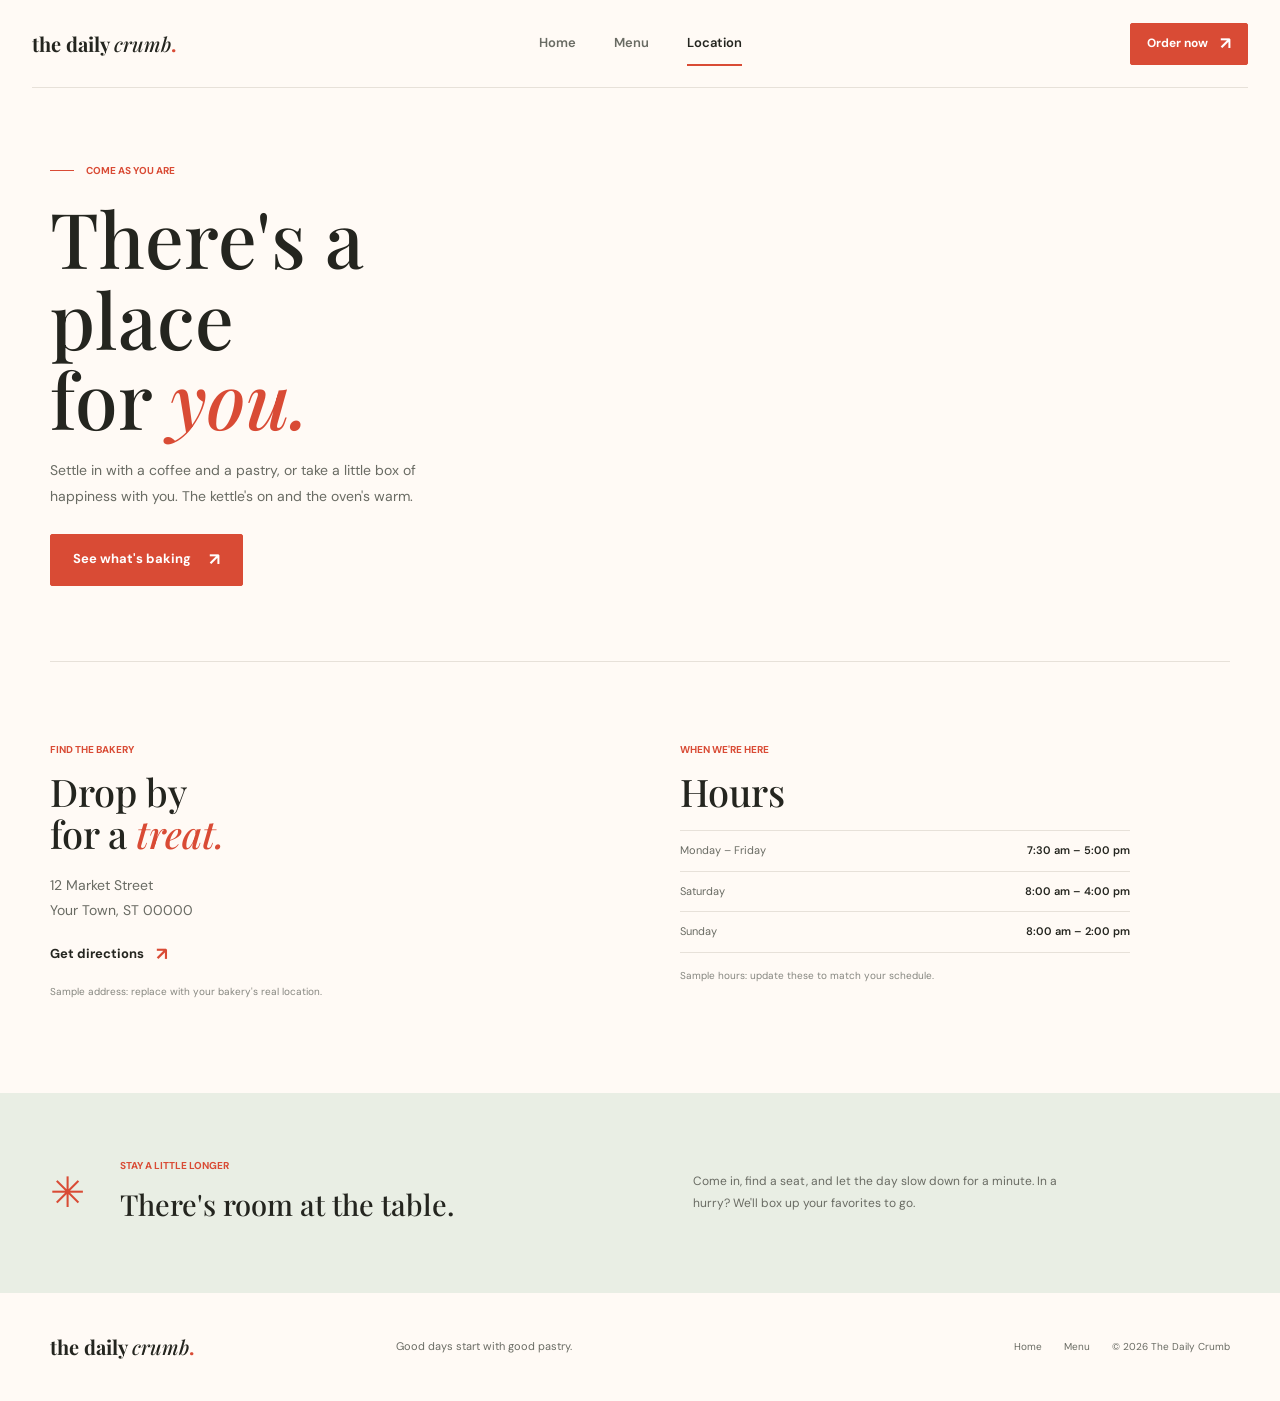
<file: location.html>
<!doctype html>
<html lang="en">
<head>
  <meta charset="utf-8">
  <meta name="viewport" content="width=device-width, initial-scale=1">
  <meta name="theme-color" content="#fffaf5">
  <meta name="description" content="Visit The Daily Crumb for a pastry at the table or something sweet to take away.">
  <title>Location | The Daily Crumb</title>
  <link rel="preconnect" href="https://fonts.googleapis.com">
  <link rel="preconnect" href="https://fonts.gstatic.com" crossorigin>
  <link href="https://fonts.googleapis.com/css2?family=DM+Sans:wght@400;500;600;700&family=Playfair+Display:wght@500;600;700&display=swap" rel="stylesheet">
  <link rel="stylesheet" href="styles.css">
  <script src="script.js" defer></script>
</head>
<body>
  <div class="interaction-layer" aria-hidden="true"></div>
  <header class="site-header">
    <a class="wordmark" href="index.html" aria-label="The Daily Crumb home">the daily <span>crumb</span><i>.</i></a>
    <nav class="main-nav" aria-label="Main navigation">
      <a href="index.html">Home</a>
      <a href="menu.html">Menu</a>
      <a class="active" href="location.html" aria-current="page">Location</a>
    </nav>
    <a class="button button-small" href="menu.html#order">Order now <span aria-hidden="true">↗</span></a>
  </header>

  <main>
    <section class="location-hero page-wrap">
      <div class="location-copy">
        <p class="eyebrow"><span class="eyebrow-line"></span> Come as you are</p>
        <h1>There's a place<br>for <em>you.</em></h1>
        <p>Settle in with a coffee and a pastry, or take a little box of happiness with you. The kettle's on and the oven's warm.</p>
        <a class="button" href="menu.html">See what's baking <span aria-hidden="true">↗</span></a>
      </div>
      <div class="location-photo" role="img" aria-label="A welcoming bakery table set for coffee and pastries"></div>
    </section>

    <section class="visit-details page-wrap">
      <div class="detail-block">
        <p class="eyebrow">Find the bakery</p>
        <h2>Drop by<br>for a <em>treat.</em></h2>
        <address>12 Market Street<br>Your Town, ST 00000</address>
        <a class="text-link" href="https://maps.google.com/?q=12+Market+Street+Your+Town" target="_blank" rel="noreferrer">Get directions <span aria-hidden="true">↗</span></a>
        <p class="placeholder-note">Sample address: replace with your bakery's real location.</p>
      </div>
      <div class="detail-block hours-block">
        <p class="eyebrow">When we're here</p>
        <h2>Hours</h2>
        <dl class="hours-list">
          <div><dt>Monday – Friday</dt><dd>7:30 am – 5:00 pm</dd></div>
          <div><dt>Saturday</dt><dd>8:00 am – 4:00 pm</dd></div>
          <div><dt>Sunday</dt><dd>8:00 am – 2:00 pm</dd></div>
        </dl>
        <p class="placeholder-note">Sample hours: update these to match your schedule.</p>
      </div>
    </section>

    <section class="seating-band">
      <div class="page-wrap seating-inner">
        <span class="seating-icon" aria-hidden="true">✳</span>
        <div><p class="eyebrow">Stay a little longer</p><h2>There's room at the table.</h2></div>
        <p>Come in, find a seat, and let the day slow down for a minute. In a hurry? We'll box up your favorites to go.</p>
      </div>
    </section>
  </main>

  <footer class="site-footer page-wrap">
    <a class="wordmark" href="index.html">the daily <span>crumb</span><i>.</i></a>
    <p>Good days start with good pastry.</p>
    <div class="footer-links"><a href="index.html">Home</a><a href="menu.html">Menu</a><span>© 2026 The Daily Crumb</span></div>
  </footer>
</body>
</html>
</file>
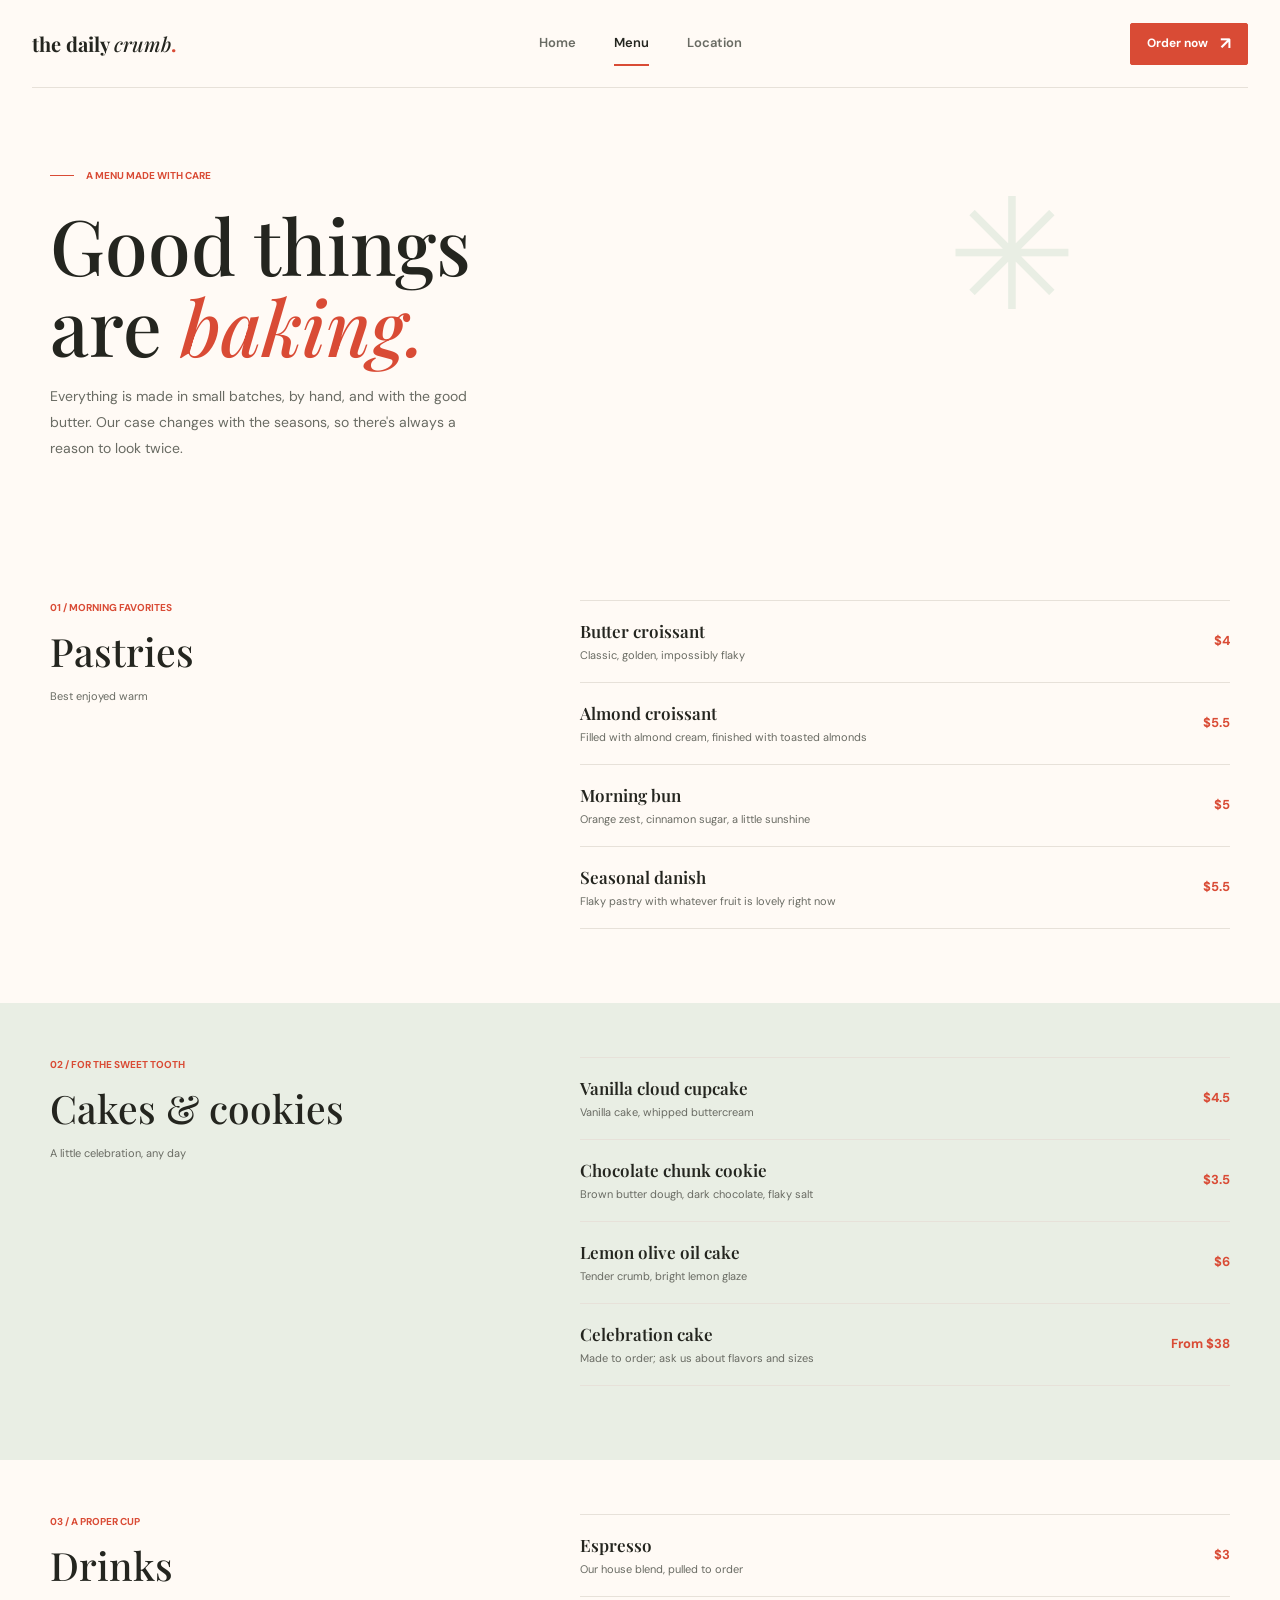
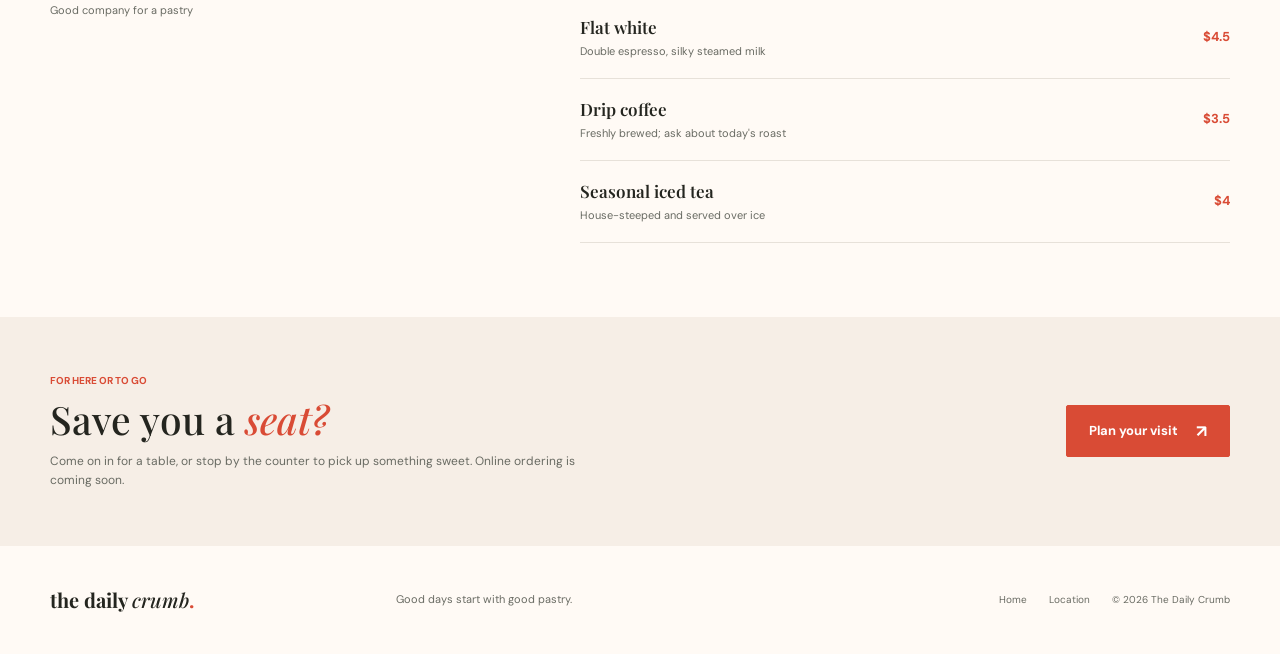
<file: menu.html>
<!doctype html>
<html lang="en">
<head>
  <meta charset="utf-8">
  <meta name="viewport" content="width=device-width, initial-scale=1">
  <meta name="theme-color" content="#fffaf5">
  <meta name="description" content="See what's baking today at The Daily Crumb: pastries, cakes, cookies, and coffee.">
  <title>Menu | The Daily Crumb</title>
  <link rel="preconnect" href="https://fonts.googleapis.com">
  <link rel="preconnect" href="https://fonts.gstatic.com" crossorigin>
  <link href="https://fonts.googleapis.com/css2?family=DM+Sans:wght@400;500;600;700&family=Playfair+Display:wght@500;600;700&display=swap" rel="stylesheet">
  <link rel="stylesheet" href="styles.css">
  <script src="script.js" defer></script>
</head>
<body>
  <div class="interaction-layer" aria-hidden="true"></div>
  <header class="site-header">
    <a class="wordmark" href="index.html" aria-label="The Daily Crumb home">the daily <span>crumb</span><i>.</i></a>
    <nav class="main-nav" aria-label="Main navigation">
      <a href="index.html">Home</a>
      <a class="active" href="menu.html" aria-current="page">Menu</a>
      <a href="location.html">Location</a>
    </nav>
    <a class="button button-small" href="#order">Order now <span aria-hidden="true">↗</span></a>
  </header>

  <main>
    <section class="page-intro page-wrap">
      <p class="eyebrow"><span class="eyebrow-line"></span> A menu made with care</p>
      <h1>Good things<br>are <em>baking.</em></h1>
      <p>Everything is made in small batches, by hand, and with the good butter. Our case changes with the seasons, so there's always a reason to look twice.</p>
      <span class="intro-mark" aria-hidden="true">✳</span>
    </section>

    <section class="menu-section page-wrap">
      <div class="menu-category-heading"><p class="eyebrow">01 / Morning favorites</p><h2>Pastries</h2><span>Best enjoyed warm</span></div>
      <div class="menu-list">
        <article class="menu-row"><div><h3>Butter croissant</h3><p>Classic, golden, impossibly flaky</p></div><span class="menu-price">$4</span></article>
        <article class="menu-row"><div><h3>Almond croissant</h3><p>Filled with almond cream, finished with toasted almonds</p></div><span class="menu-price">$5.5</span></article>
        <article class="menu-row"><div><h3>Morning bun</h3><p>Orange zest, cinnamon sugar, a little sunshine</p></div><span class="menu-price">$5</span></article>
        <article class="menu-row"><div><h3>Seasonal danish</h3><p>Flaky pastry with whatever fruit is lovely right now</p></div><span class="menu-price">$5.5</span></article>
      </div>
    </section>

    <section class="menu-section menu-section-tint">
      <div class="page-wrap menu-category-wrap">
        <div class="menu-category-heading"><p class="eyebrow">02 / For the sweet tooth</p><h2>Cakes &amp; cookies</h2><span>A little celebration, any day</span></div>
        <div class="menu-list">
          <article class="menu-row"><div><h3>Vanilla cloud cupcake</h3><p>Vanilla cake, whipped buttercream</p></div><span class="menu-price">$4.5</span></article>
          <article class="menu-row"><div><h3>Chocolate chunk cookie</h3><p>Brown butter dough, dark chocolate, flaky salt</p></div><span class="menu-price">$3.5</span></article>
          <article class="menu-row"><div><h3>Lemon olive oil cake</h3><p>Tender crumb, bright lemon glaze</p></div><span class="menu-price">$6</span></article>
          <article class="menu-row"><div><h3>Celebration cake</h3><p>Made to order; ask us about flavors and sizes</p></div><span class="menu-price">From $38</span></article>
        </div>
      </div>
    </section>

    <section class="menu-section page-wrap">
      <div class="menu-category-heading"><p class="eyebrow">03 / A proper cup</p><h2>Drinks</h2><span>Good company for a pastry</span></div>
      <div class="menu-list">
        <article class="menu-row"><div><h3>Espresso</h3><p>Our house blend, pulled to order</p></div><span class="menu-price">$3</span></article>
        <article class="menu-row"><div><h3>Flat white</h3><p>Double espresso, silky steamed milk</p></div><span class="menu-price">$4.5</span></article>
        <article class="menu-row"><div><h3>Drip coffee</h3><p>Freshly brewed; ask about today's roast</p></div><span class="menu-price">$3.5</span></article>
        <article class="menu-row"><div><h3>Seasonal iced tea</h3><p>House-steeped and served over ice</p></div><span class="menu-price">$4</span></article>
      </div>
    </section>

    <section class="order-strip" id="order">
      <div class="page-wrap order-inner">
        <div><p class="eyebrow">For here or to go</p><h2>Save you a <em>seat?</em></h2><p>Come on in for a table, or stop by the counter to pick up something sweet. Online ordering is coming soon.</p></div>
        <a class="button" href="location.html">Plan your visit <span aria-hidden="true">↗</span></a>
      </div>
    </section>
  </main>

  <footer class="site-footer page-wrap">
    <a class="wordmark" href="index.html">the daily <span>crumb</span><i>.</i></a>
    <p>Good days start with good pastry.</p>
    <div class="footer-links"><a href="index.html">Home</a><a href="location.html">Location</a><span>© 2026 The Daily Crumb</span></div>
  </footer>
</body>
</html>
</file>
<file: styles.css>
:root {
  color-scheme: light;
  --ink: #24251f;
  --muted: #696b63;
  --paper: #fffaf5;
  --white: #fff;
  --tomato: #d94b35;
  --tomato-dark: #b63b29;
  --sage: #e9eee4;
  --line: #e7e1d9;
  --serif: "Playfair Display", Georgia, serif;
  --sans: "DM Sans", "Segoe UI", sans-serif;
}

* { box-sizing: border-box; }

html { scroll-behavior: smooth; }

body {
  margin: 0;
  background: var(--paper);
  color: var(--ink);
  font-family: var(--sans);
  font-size: 16px;
  line-height: 1.6;
}

body > .interaction-layer { position: fixed; z-index: 0; inset: 0; overflow: hidden; pointer-events: none; }
body > .interaction-layer ~ * { position: relative; z-index: 1; }
.click-ripple { position: absolute; width: 10px; aspect-ratio: 1; border: 1px solid rgba(255,255,255,.7); border-radius: 50%; background: rgba(217,75,53,.4); box-shadow: 0 0 0 5px rgba(217,75,53,.12); transform: translate(-50%, -50%); animation: click-ripple-expand 520ms cubic-bezier(.16,.7,.3,1) forwards; }
@keyframes click-ripple-expand { to { opacity: 0; transform: translate(-50%, -50%) scale(14); } }

a { color: inherit; text-decoration: none; }
img { display: block; max-width: 100%; }

.page-wrap { width: min(1180px, calc(100% - 64px)); margin-inline: auto; }

.site-header {
  width: min(1320px, calc(100% - 64px));
  min-height: 88px;
  margin-inline: auto;
  display: grid;
  grid-template-columns: 1fr auto 1fr;
  align-items: center;
  border-bottom: 1px solid var(--line);
}

.wordmark { width: fit-content; font-family: var(--serif); font-size: 20px; font-weight: 700; line-height: 1; }
.wordmark span { font-style: italic; font-weight: 500; }
.wordmark i { color: var(--tomato); font-style: normal; }
.main-nav { display: flex; align-items: center; gap: 38px; }
.main-nav a { color: var(--muted); font-size: 13px; font-weight: 600; transition: color 160ms ease; }
.main-nav a:hover, .main-nav a.active { color: var(--ink); }
.main-nav a { position: relative; }
.main-nav a::after { position: absolute; right: 0; bottom: -12px; left: 0; height: 2px; background: var(--tomato); content: ""; transform: scaleX(0); transform-origin: left; transition: transform 180ms ease; }
.main-nav a:hover::after, .main-nav a.active::after { transform: scaleX(1); }
.site-header > .button { justify-self: end; }

.button {
  min-height: 52px;
  padding: 0 22px;
  display: inline-flex;
  align-items: center;
  justify-content: center;
  gap: 18px;
  border: 1px solid var(--tomato);
  border-radius: 2px;
  background: var(--tomato);
  color: var(--white);
  font-size: 13px;
  font-weight: 700;
  transition: background 160ms ease, border-color 160ms ease, transform 160ms ease;
}
.button:hover { transform: translateY(-2px); border-color: var(--tomato-dark); background: var(--tomato-dark); }
.button span { font-size: 17px; line-height: 1; }
.button-small { min-height: 42px; padding-inline: 16px; gap: 12px; font-size: 12px; }
.button-light { border-color: var(--paper); background: var(--paper); color: var(--ink); }
.button-light:hover { border-color: #f2e4d7; background: #f2e4d7; }
.text-link { display: inline-flex; align-items: center; gap: 12px; font-size: 13px; font-weight: 700; }
.text-link span { color: var(--tomato); font-size: 18px; transition: transform 160ms ease; }
.text-link:hover span { transform: translateX(4px); }

.hero { min-height: 615px; padding-block: 76px 86px; display: grid; grid-template-columns: 0.91fr 1.09fr; align-items: center; gap: 54px; }
.hero-copy { position: relative; padding-block: 10px 60px; }
.eyebrow { margin: 0 0 18px; color: var(--tomato); font-size: 10px; font-weight: 700; letter-spacing: 0; text-transform: uppercase; }
.eyebrow-line { width: 24px; height: 1px; display: inline-block; margin: 0 10px 3px 0; background: var(--tomato); }
h1, h2, h3, p { margin-top: 0; }
h1, h2 { font-family: var(--serif); font-weight: 500; letter-spacing: 0; }
.hero h1, .page-intro h1, .location-copy h1 { margin-bottom: 24px; font-size: clamp(54px, 6vw, 82px); line-height: 1.05; }
h1 em, h2 em { color: var(--tomato); font-weight: 500; }
.hero-description { max-width: 390px; margin-bottom: 29px; color: var(--muted); font-size: 15px; line-height: 1.85; }
.hero-actions { display: flex; align-items: center; gap: 28px; }
.hero-note { position: absolute; bottom: -18px; left: 2px; display: flex; align-items: center; gap: 11px; color: var(--muted); font-size: 10px; line-height: 1.6; }
.hero-note strong { color: var(--ink); font-size: 11px; }
.note-star { color: var(--tomato); font-size: 27px; }
.hero-visual { position: relative; padding: 0 26px 28px 0; }
.hero-image { width: 100%; height: 420px; object-fit: cover; }
.hero-visual::after { position: absolute; z-index: -1; right: 0; bottom: 0; width: 73%; height: 82%; background: var(--sage); content: ""; }
.image-caption { position: absolute; right: 26px; bottom: 0; left: 0; display: flex; justify-content: space-between; color: var(--muted); font-size: 9px; }
.hero-sticker { position: absolute; top: 28px; right: 0; width: 92px; height: 92px; display: grid; align-content: center; border-radius: 50%; background: var(--tomato); color: var(--white); font-size: 10px; font-weight: 700; line-height: 1.25; text-align: center; transform: rotate(9deg); }
.hero-sticker span { font-family: var(--serif); font-size: 16px; font-style: italic; font-weight: 500; }

.welcome-band { min-height: 350px; display: grid; grid-template-columns: 1fr 1fr; background: var(--sage); }
.welcome-inner { width: auto; max-width: 590px; justify-self: end; padding: 55px 70px 52px 32px; }
.welcome-inner .eyebrow { margin-bottom: 12px; }
.welcome-inner h2, .section-heading h2, .visit-inner h2, .order-inner h2, .detail-block h2 { margin-bottom: 17px; font-size: 42px; line-height: 1.12; }
.welcome-inner > p:not(.eyebrow) { max-width: 400px; margin-bottom: 17px; color: var(--muted); font-size: 13px; line-height: 1.8; }
.welcome-photo { min-height: 350px; background: url("https://images.unsplash.com/photo-1578985545062-69928b1d9587?auto=format&fit=crop&w=1200&q=85") center 48% / cover; }

.favorites { padding-block: 100px 110px; }
.section-heading { margin-bottom: 36px; display: flex; align-items: end; justify-content: space-between; }
.section-heading .eyebrow { margin-bottom: 12px; }
.section-heading h2 { margin: 0; }
.section-heading > .text-link { margin-bottom: 9px; }
.favorite-grid { display: grid; grid-template-columns: repeat(3, 1fr); gap: 26px; }
.favorite-item { overflow: hidden; }
.favorite-item img { width: 100%; height: 252px; object-fit: cover; transition: transform 350ms cubic-bezier(.2,.7,.2,1), filter 350ms ease; }
.favorite-item:hover img { filter: saturate(1.08); transform: scale(1.035); }
.favorite-meta { margin-top: 15px; display: flex; align-items: baseline; justify-content: space-between; gap: 12px; }
.favorite-meta h3 { margin: 0; font-family: var(--serif); font-size: 20px; font-weight: 600; }
.favorite-meta span { color: var(--tomato); font-size: 9px; font-weight: 700; }
.favorite-item > p { margin: 5px 0 0; color: var(--muted); font-size: 12px; }

.visit-banner { overflow: hidden; background: var(--tomato); color: var(--white); }
.visit-inner { min-height: 280px; position: relative; padding-block: 50px; }
.visit-inner .eyebrow { color: #ffe4d8; }
.visit-inner h2 { margin-bottom: 21px; font-size: 48px; }
.visit-inner h2 em { color: #ffddd0; }
.banner-doodle { position: absolute; top: 35px; right: 13%; color: rgba(255,255,255,.3); font-size: 180px; line-height: 1; }

.site-footer { min-height: 108px; display: grid; grid-template-columns: 1fr 1fr 1.5fr; align-items: center; gap: 20px; }
.site-footer > p { margin: 0; color: var(--muted); font-size: 11px; }
.footer-links { display: flex; justify-content: end; align-items: center; gap: 22px; color: var(--muted); font-size: 10px; }
.footer-links a:hover { color: var(--tomato); }

.page-intro { min-height: 386px; position: relative; padding-block: 80px 70px; }
.page-intro .eyebrow { margin-bottom: 20px; }
.page-intro h1 { margin-bottom: 19px; }
.page-intro > p:not(.eyebrow) { max-width: 430px; color: var(--muted); font-size: 14px; line-height: 1.85; }
.intro-mark { position: absolute; top: 91px; right: 13%; color: var(--sage); font-size: 155px; line-height: 1; }
.menu-section { padding-block: 54px 74px; display: grid; grid-template-columns: 0.85fr 1.15fr; gap: 50px; }
.menu-section-tint { display: block; background: var(--sage); }
.menu-category-wrap { width: min(1180px, calc(100% - 64px)); margin-inline: auto; display: grid; grid-template-columns: 0.85fr 1.15fr; gap: 50px; }
.menu-category-heading .eyebrow { margin-bottom: 12px; }
.menu-category-heading h2 { margin-bottom: 7px; font-size: 39px; line-height: 1.2; }
.menu-category-heading > span { color: var(--muted); font-size: 11px; }
.menu-list { border-top: 1px solid var(--line); }
.menu-row { min-height: 82px; padding-block: 14px; display: flex; align-items: center; justify-content: space-between; gap: 20px; border-bottom: 1px solid var(--line); }
.menu-row { transition: padding-inline 180ms ease, background-color 180ms ease; }
.menu-row:hover { padding-inline: 10px; background-color: rgba(217,75,53,.035); }
.menu-row h3 { margin-bottom: 2px; font-family: var(--serif); font-size: 17px; font-weight: 600; }
.menu-row p { margin: 0; color: var(--muted); font-size: 11px; }
.menu-price { flex: none; color: var(--tomato); font-size: 13px; font-weight: 700; }
.order-strip { padding-block: 56px; background: #f6eee6; }
.order-inner { display: flex; align-items: center; justify-content: space-between; gap: 35px; }
.order-inner .eyebrow { margin-bottom: 9px; }
.order-inner h2 { margin-bottom: 10px; font-size: 39px; }
.order-inner > div > p:last-child { max-width: 550px; margin-bottom: 0; color: var(--muted); font-size: 12px; }
.order-inner > .button { flex: none; }

.location-hero { min-height: 520px; padding-block: 75px; display: grid; grid-template-columns: 0.85fr 1.15fr; align-items: center; gap: 70px; }
.location-copy h1 { margin-bottom: 19px; }
.location-copy > p:not(.eyebrow) { max-width: 390px; margin-bottom: 24px; color: var(--muted); font-size: 14px; line-height: 1.85; }
.location-photo { min-height: 365px; background: url("https://images.unsplash.com/photo-1554118811-1e0d58224f24?auto=format&fit=crop&w=1200&q=85") center / cover; }
.visit-details { padding-block: 80px 93px; display: grid; grid-template-columns: 1fr 1fr; gap: 80px; border-top: 1px solid var(--line); }
.detail-block .eyebrow { margin-bottom: 13px; }
.detail-block h2 { font-size: 38px; }
.detail-block address { margin-bottom: 17px; color: var(--muted); font-size: 14px; font-style: normal; line-height: 1.8; }
.placeholder-note { margin: 15px 0 0; color: #85867f; font-size: 10px; }
.hours-list { max-width: 450px; margin: 0; border-top: 1px solid var(--line); }
.hours-list div { padding-block: 11px; display: flex; justify-content: space-between; gap: 15px; border-bottom: 1px solid var(--line); font-size: 11px; }
.hours-list dt { color: var(--muted); }
.hours-list dd { margin: 0; font-weight: 600; text-align: right; }
.seating-band { background: var(--sage); }
.seating-inner { min-height: 200px; display: grid; grid-template-columns: auto 1fr 1fr; align-items: center; gap: 35px; }
.seating-icon { color: var(--tomato); font-size: 42px; }
.seating-inner .eyebrow { margin-bottom: 7px; }
.seating-inner h2 { margin: 0; font-family: var(--serif); font-size: 29px; font-weight: 500; }
.seating-inner > p { max-width: 390px; margin: 0; color: var(--muted); font-size: 12px; line-height: 1.8; }

@media (max-width: 850px) {
  .page-wrap { width: min(100% - 44px, 680px); }
  .site-header { width: calc(100% - 44px); min-height: 76px; }
  .main-nav { gap: 22px; }
  .hero { min-height: auto; padding-block: 62px 68px; gap: 30px; }
  .hero h1, .page-intro h1, .location-copy h1 { font-size: 58px; }
  .hero-image { height: 350px; }
  .welcome-inner { padding-inline: 22px 35px; }
  .welcome-inner h2, .section-heading h2, .visit-inner h2 { font-size: 37px; }
  .favorite-grid { gap: 16px; }
  .favorite-item img { height: 190px; }
  .menu-section, .menu-category-wrap { gap: 28px; grid-template-columns: 0.75fr 1.25fr; }
  .location-hero { gap: 35px; }
  .location-photo { min-height: 320px; }
  .visit-details { gap: 40px; }
  .site-footer { grid-template-columns: 1fr 1fr; padding-block: 20px; }
  .site-footer > p { justify-self: end; }
  .footer-links { grid-column: 1 / -1; justify-content: start; }
}

@media (max-width: 600px) {
  body { font-size: 15px; }
  .page-wrap { width: calc(100% - 40px); }
  .site-header { width: calc(100% - 40px); min-height: 88px; padding-block: 8px; grid-template-columns: 1fr auto; grid-template-rows: 40px 30px; row-gap: 2px; }
  .wordmark { font-size: 18px; }
  .site-header > .button { min-height: 36px; padding-inline: 11px; gap: 7px; font-size: 10px; }
  .main-nav { grid-column: 1 / -1; grid-row: 2; justify-self: center; gap: 24px; }
  .main-nav a { font-size: 11px; }
  .main-nav a.active::after { bottom: -5px; }
  .hero { padding-block: 48px 56px; grid-template-columns: 1fr; gap: 34px; }
  .hero-copy { padding-bottom: 50px; }
  .hero h1, .page-intro h1, .location-copy h1 { font-size: 54px; }
  .hero-description { max-width: 340px; font-size: 13px; }
  .hero-actions { gap: 19px; }
  .button { min-height: 48px; padding-inline: 16px; gap: 12px; font-size: 12px; }
  .hero-visual { margin-right: 8px; }
  .hero-image { height: 285px; }
  .hero-sticker { width: 78px; height: 78px; font-size: 9px; }
  .image-caption { font-size: 8px; }
  .welcome-band { grid-template-columns: 1fr; }
  .welcome-inner { width: calc(100% - 40px); justify-self: center; padding: 48px 0; }
  .welcome-photo { min-height: 250px; }
  .welcome-inner h2, .section-heading h2, .visit-inner h2 { font-size: 36px; }
  .favorites { padding-block: 68px 75px; }
  .section-heading { align-items: end; gap: 12px; }
  .section-heading > .text-link { flex: none; margin-bottom: 5px; font-size: 11px; }
  .favorite-grid { grid-template-columns: 1fr; gap: 29px; }
  .favorite-item img { height: 245px; }
  .visit-inner { min-height: 260px; padding-block: 44px; }
  .banner-doodle { top: 65px; right: -10px; font-size: 115px; }
  .site-footer { grid-template-columns: 1fr; gap: 12px; padding-block: 26px; }
  .site-footer > p { justify-self: start; }
  .footer-links { grid-column: auto; justify-content: start; flex-wrap: wrap; gap: 15px; }
  .page-intro { min-height: 340px; padding-block: 57px 48px; }
  .page-intro > p:not(.eyebrow) { max-width: 360px; font-size: 13px; }
  .intro-mark { top: 83px; right: 3px; font-size: 86px; opacity: .75; }
  .menu-section { padding-block: 39px 50px; grid-template-columns: 1fr; gap: 24px; }
  .menu-category-wrap { padding-block: 0; grid-template-columns: 1fr; gap: 24px; }
  .menu-category-wrap { width: calc(100% - 40px); }
  .menu-category-heading h2 { font-size: 34px; }
  .menu-row { min-height: 75px; }
  .menu-row h3 { font-size: 16px; }
  .menu-row p { max-width: 270px; font-size: 10px; }
  .order-inner { align-items: start; flex-direction: column; gap: 22px; }
  .order-inner h2 { font-size: 35px; }
  .location-hero { min-height: auto; padding-block: 55px 48px; grid-template-columns: 1fr; gap: 32px; }
  .location-copy > p:not(.eyebrow) { font-size: 13px; }
  .location-photo { min-height: 255px; }
  .visit-details { padding-block: 56px 63px; grid-template-columns: 1fr; gap: 45px; }
  .detail-block h2 { font-size: 34px; }
  .seating-inner { min-height: auto; padding-block: 40px; grid-template-columns: auto 1fr; gap: 10px 17px; }
  .seating-icon { grid-row: span 2; }
  .seating-inner > p { grid-column: 2; }
  .seating-inner h2 { font-size: 25px; }
}

@media (prefers-reduced-motion: reduce) {
  *, *::before, *::after { scroll-behavior: auto !important; animation-duration: 0.01ms !important; transition-duration: 0.01ms !important; }
  .click-ripple { display: none; }
}
</file>
